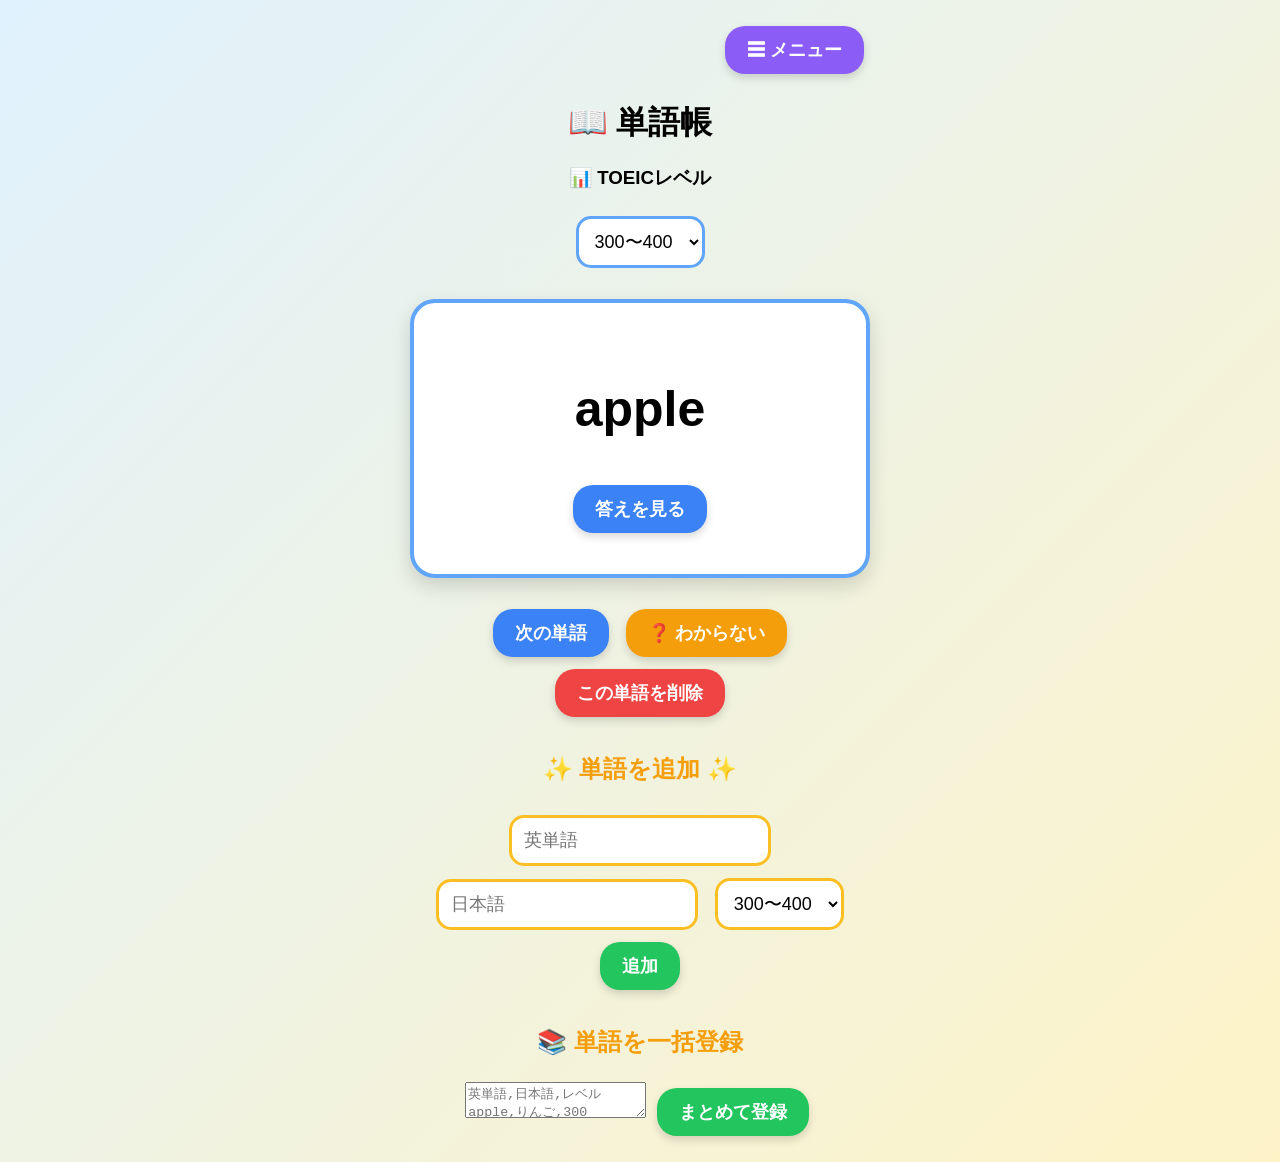
<file: index.html>
<!DOCTYPE html>
<html>

<head>
    <meta name="viewport" content="width=device-width, initial-scale=1.0">
    <title>単語帳アプリ</title>
    <link rel="stylesheet" href="style.css">
</head>

<body>
    <div class="menu">
    <button id="menuButton" class="menu-button">☰ メニュー</button>

    <div id="menuList" class="menu-list">
        <button>📚 単語帳</button>
        <button id="gameMenuButton">🎮 4択ゲーム</button>
        <button>❓ わからない単語</button>
        <button>📊 学習記録</button>
    </div>
</div>
<div id="wordbookScreen">


    <h1>📖 単語帳</h1>
    <h3>📊 TOEICレベル</h3>

<select id="levelSelect">
    <option value="300">300〜400</option>
    <option value="400">400〜500</option>
    <option value="500">500〜600</option>
    <option value="600">600〜700</option>
    <option value="700">700〜800</option>
    <option value="800">800〜900</option>
</select>

    <div class="word-card">

    <h2 id="word">apple</h2>

    <p id="answer" style="display: none;">りんご</p>

    <button id="answerButton" class="answer-button">答えを見る</button>

</div>
    <button id="nextButton" class="next-button">次の単語</button>
    <button id="unknownButton" class="unknown-button">
    ❓ わからない
</button>
    <button id="deleteButton" class="delete-button">
    この単語を削除
</button>


    <h3 class="add-title">✨ 単語を追加 ✨</h3>

<input id="newWord" type="text" placeholder="英単語">
<input id="newAnswer" type="text" placeholder="日本語">

<select id="newLevel">
    <option value="300">300〜400</option>
    <option value="400">400〜500</option>
    <option value="500">500〜600</option>
    <option value="600">600〜700</option>
    <option value="700">700〜800</option>
    <option value="800">800〜900</option>
</select>

<button id="addButton" class="add-button">追加</button>

    



<h3 class="add-title">📚 単語を一括登録</h3>

<textarea id="bulkWords"
    placeholder="英単語,日本語,レベル
apple,りんご,300
book,本,300
school,学校,300"></textarea>

<button id="bulkAddButton" class="add-button">
    まとめて登録
</button>
</div>
<!-- 4択ゲーム -->
<div id="quizScreen" class="quiz-screen">

    <h2>🎮 4択ゲーム</h2>

    <h3>📊 レベルを選択</h3>

    <select id="quizLevelSelect">
        <option value="300">300〜400</option>
        <option value="400">400〜500</option>
        <option value="500">500〜600</option>
        <option value="600">600〜700</option>
        <option value="700">700〜800</option>
        <option value="800">800〜900</option>
    </select>

    <p id="quizQuestion">apple</p>

    <button class="quiz-answer"></button>
    <button class="quiz-answer"></button>
    <button class="quiz-answer"></button>
    <button class="quiz-answer"></button>

    <p id="quizScore">⭐ 0ポイント</p>

</div>

<script src="script.js"></script>

</body>
</html>
</file>
<file: style.css>
body {
    text-align: center;
    background: linear-gradient(135deg, #e0f2fe, #fef3c7);
    min-height: 100vh;
    margin: 0 auto;
    padding: 20px;
    max-width: 500px;
    box-sizing: border-box;
    font-family: sans-serif;
}

h1 {
    font-size: 32px;
    margin-bottom: 20px;
}

h2 {
    font-size: 50px;
}

button {
    font-size: 18px;
    padding: 12px 22px;
    margin: 6px;
    border: none;
    border-radius: 20px;
    color: white;
    font-weight: bold;
    cursor: pointer;
    box-shadow: 0 4px 8px rgba(0, 0, 0, 0.15);
}

.word-card {
    background-color: white;
    width: 100%;
    padding: 35px 15px;
    margin: 25px 0;
    box-sizing: border-box;
    border-radius: 25px;
    box-shadow: 0 8px 20px rgba(0, 0, 0, 0.15);
    border: 4px solid #60a5fa;
}

.answer-button {
    background-color: #3b82f6;
}

.next-button {
    background-color: #3b82f6;
}

.delete-button {
    background-color: #ef4444;
}

.add-button {
    background-color: #22c55e;
}

#answer {
    font-size: 30px;
    font-weight: bold;
    color: #f59e0b;
    margin-top: 20px;
}

input,
select {
    font-size: 18px;
    padding: 12px;
    margin: 6px;
    border: 3px solid #fbbf24;
    border-radius: 15px;
    box-sizing: border-box;
    background-color: white;
}

input:focus {
    border-color: #3b82f6;
    outline: none;
}

#levelSelect {
    border: 3px solid #60a5fa;
}

.add-title {
    font-size: 24px;
    color: #f59e0b;
    margin-top: 30px;
}


/* スマホ用 */
@media (max-width: 600px) {

    body {
        width: 100%;
        padding: 15px;
    }

    h1 {
        font-size: 36px;
    }

    h2 {
        font-size: 52px;
    }

    h3 {
        font-size: 22px;
    }

    .word-card {
        width: 100%;
        padding: 40px 15px;
    }

    button {
        width: 100%;
        font-size: 21px;
        padding: 17px;
        margin: 8px 0;
    }

    input,
    select {
        width: 100%;
        font-size: 20px;
        padding: 15px;
        margin: 8px 0;
    }

    #answer {
        font-size: 32px;
    }
}
.unknown-button {
    background-color: #f59e0b;
}
.menu {
    text-align: right;
    margin-bottom: 10px;
}

.menu-button {
    background-color: #8b5cf6;
    width: auto;
}
.menu-list {
    display: none;
    margin-top: 8px;
    text-align: right;
}

.menu-list button {
    display: block;
    width: 220px;
    margin: 6px 0 6px auto;
    background-color: #8b5cf6;
    font-size: 16px;
}
.quiz-screen {
    display: none;
    text-align: center;
}

.quiz-screen h2 {
    font-size: 30px;
}

#quizQuestion {
    font-size: 45px;
    font-weight: bold;
    margin: 30px 0;
}

.quiz-answer {
    display: block;
    width: 100%;
    margin: 10px 0;
    background-color: #3b82f6;
}

#quizScore {
    font-size: 22px;
    font-weight: bold;
    margin-top: 25px;
}
.quiz-screen {
    display: none;
    text-align: center;
}
#wordbookScreen {
    display: block;
}

.quiz-screen {
    display: none;
    text-align: center;
}

.quiz-screen h2 {
    font-size: 30px;
}

#quizQuestion {
    font-size: 45px;
    font-weight: bold;
    margin: 30px 0;
}

.quiz-answer {
    display: block;
    width: 100%;
    margin: 10px 0;
    background-color: #3b82f6;
}

#quizScore {
    font-size: 22px;
    font-weight: bold;
    margin-top: 25px;
}
/* 4択ゲームのレベル選択 */
#quizLevelSelect {
    border: 3px solid #8b5cf6;
    font-size: 20px;
    padding: 12px;
    margin: 10px;
    border-radius: 15px;
    background-color: white;
}
</file>
